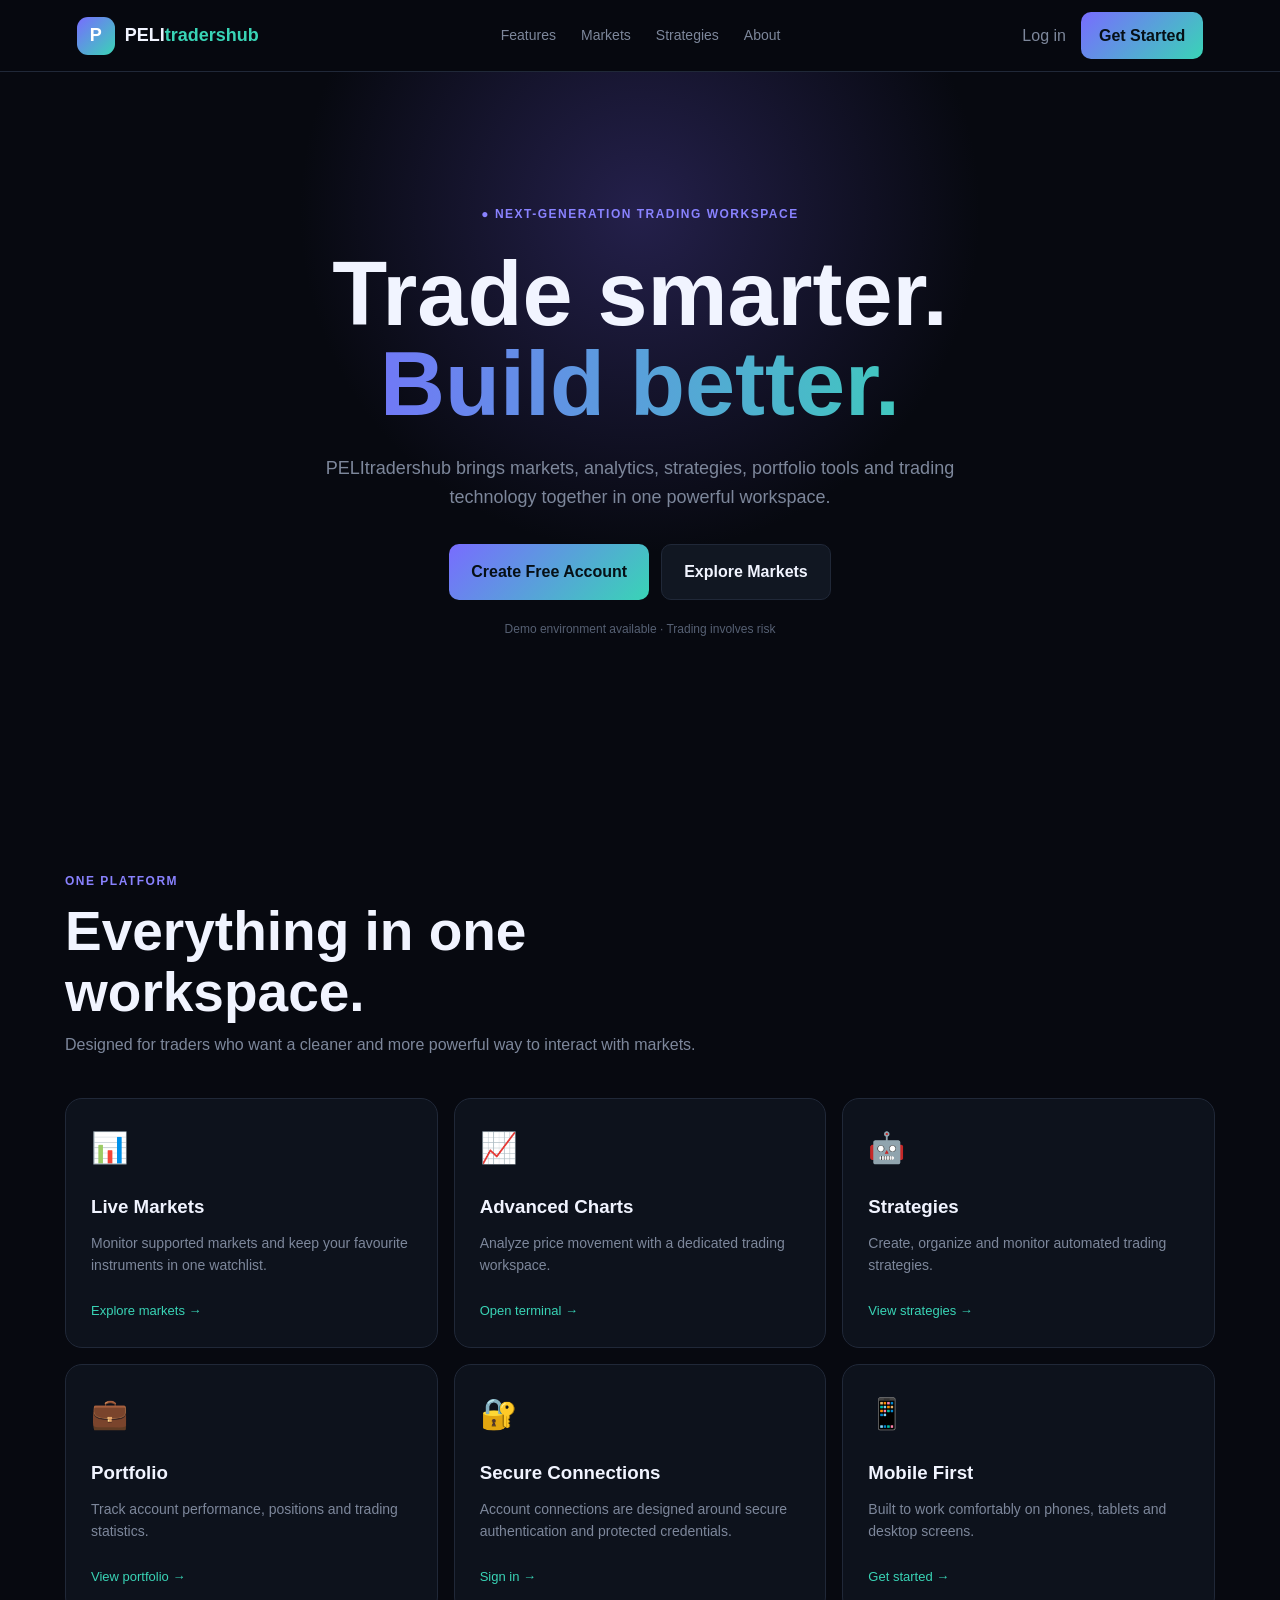
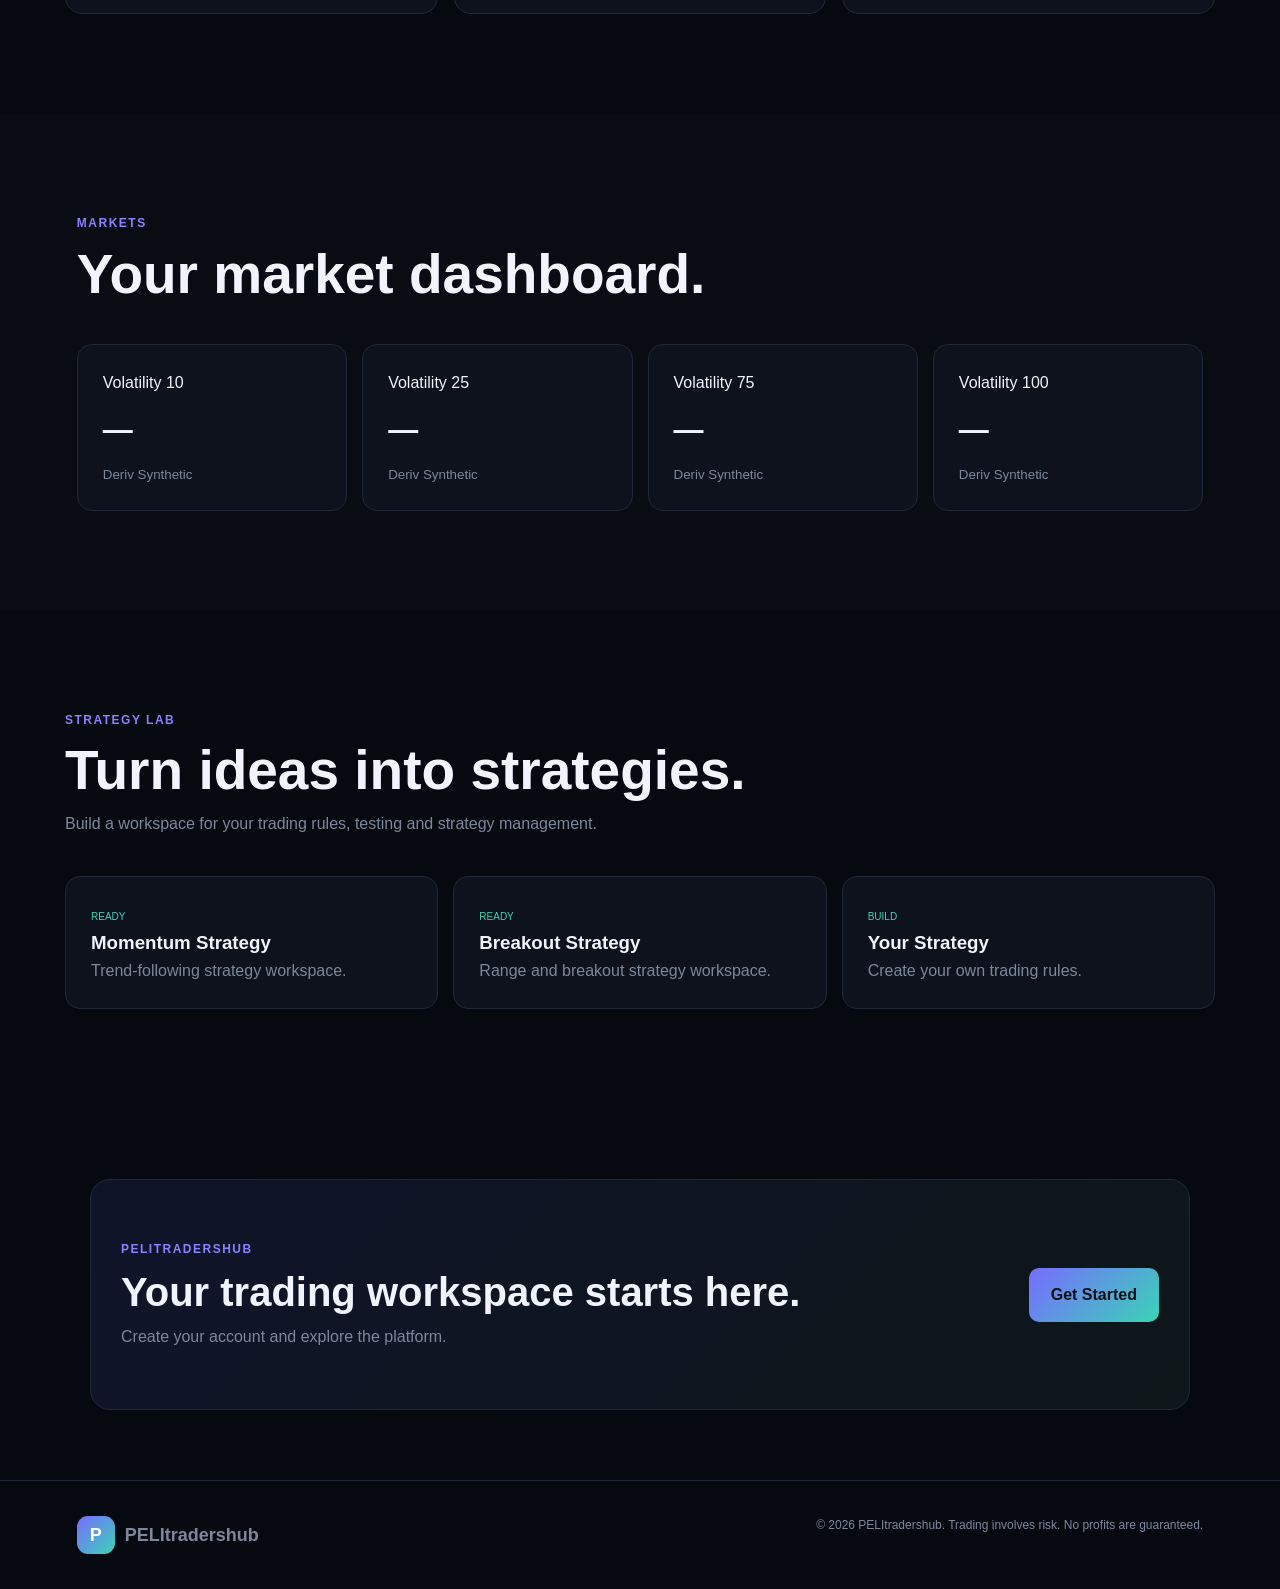
<file: index.html>
<!DOCTYPE html>
<html lang="en">
<head>
  <meta charset="UTF-8">
  <meta name="viewport" content="width=device-width, initial-scale=1.0">

  <title>PELItradershub | Smart Trading Platform</title>

  <meta
    name="description"
    content="PELItradershub is a modern trading platform for markets, analytics, strategies and portfolio management."
  >

  <meta name="robots" content="index, follow">

  <link rel="stylesheet" href="styles.css">
</head>

<body>

<header class="navbar">

  <a href="index.html" class="brand">
    <span class="brand-icon">P</span>
    <span>PELI<span>tradershub</span></span>
  </a>

  <nav>
    <a href="#features">Features</a>
    <a href="#markets">Markets</a>
    <a href="#strategies">Strategies</a>
    <a href="#about">About</a>
  </nav>

  <div class="nav-actions">
    <a href="login.html" class="login-link">Log in</a>
    <a href="register.html" class="button primary">Get Started</a>
  </div>

</header>


<main>

<section class="hero">

  <div class="hero-content">

    <div class="badge">
      ● NEXT-GENERATION TRADING WORKSPACE
    </div>

    <h1>
      Trade smarter.
      <span>Build better.</span>
    </h1>

    <p>
      PELItradershub brings markets, analytics, strategies,
      portfolio tools and trading technology together in one
      powerful workspace.
    </p>

    <div class="hero-actions">

      <a href="register.html" class="button primary large">
        Create Free Account
      </a>

      <a href="markets.html" class="button secondary large">
        Explore Markets
      </a>

    </div>

    <div class="hero-note">
      Demo environment available · Trading involves risk
    </div>

  </div>

</section>


<section id="features" class="section">

  <div class="section-heading">

    <div class="eyebrow">
      ONE PLATFORM
    </div>

    <h2>
      Everything in one workspace.
    </h2>

    <p>
      Designed for traders who want a cleaner and more powerful
      way to interact with markets.
    </p>

  </div>


  <div class="feature-grid">

    <article class="feature-card">

      <div class="feature-icon">📊</div>

      <h3>Live Markets</h3>

      <p>
        Monitor supported markets and keep your favourite
        instruments in one watchlist.
      </p>

      <a href="markets.html">Explore markets →</a>

    </article>


    <article class="feature-card">

      <div class="feature-icon">📈</div>

      <h3>Advanced Charts</h3>

      <p>
        Analyze price movement with a dedicated trading
        workspace.
      </p>

      <a href="trade.html">Open terminal →</a>

    </article>


    <article class="feature-card">

      <div class="feature-icon">🤖</div>

      <h3>Strategies</h3>

      <p>
        Create, organize and monitor automated trading
        strategies.
      </p>

      <a href="strategies.html">View strategies →</a>

    </article>


    <article class="feature-card">

      <div class="feature-icon">💼</div>

      <h3>Portfolio</h3>

      <p>
        Track account performance, positions and trading
        statistics.
      </p>

      <a href="portfolio.html">View portfolio →</a>

    </article>


    <article class="feature-card">

      <div class="feature-icon">🔐</div>

      <h3>Secure Connections</h3>

      <p>
        Account connections are designed around secure
        authentication and protected credentials.
      </p>

      <a href="login.html">Sign in →</a>

    </article>


    <article class="feature-card">

      <div class="feature-icon">📱</div>

      <h3>Mobile First</h3>

      <p>
        Built to work comfortably on phones, tablets and
        desktop screens.
      </p>

      <a href="register.html">Get started →</a>

    </article>

  </div>

</section>


<section id="markets" class="market-section">

  <div class="section-heading">

    <div class="eyebrow">
      MARKETS
    </div>

    <h2>
      Your market dashboard.
    </h2>

  </div>


  <div class="market-grid">

    <div class="market-card">

      <span>Volatility 10</span>
      <strong>—</strong>
      <small>Deriv Synthetic</small>

    </div>


    <div class="market-card">

      <span>Volatility 25</span>
      <strong>—</strong>
      <small>Deriv Synthetic</small>

    </div>


    <div class="market-card">

      <span>Volatility 75</span>
      <strong>—</strong>
      <small>Deriv Synthetic</small>

    </div>


    <div class="market-card">

      <span>Volatility 100</span>
      <strong>—</strong>
      <small>Deriv Synthetic</small>

    </div>

  </div>

</section>


<section id="strategies" class="section">

  <div class="section-heading">

    <div class="eyebrow">
      STRATEGY LAB
    </div>

    <h2>
      Turn ideas into strategies.
    </h2>

    <p>
      Build a workspace for your trading rules, testing and
      strategy management.
    </p>

  </div>


  <div class="strategy-preview">

    <div>
      <span class="strategy-status">READY</span>
      <h3>Momentum Strategy</h3>
      <p>
        Trend-following strategy workspace.
      </p>
    </div>

    <div>
      <span class="strategy-status">READY</span>
      <h3>Breakout Strategy</h3>
      <p>
        Range and breakout strategy workspace.
      </p>
    </div>

    <div>
      <span class="strategy-status">BUILD</span>
      <h3>Your Strategy</h3>
      <p>
        Create your own trading rules.
      </p>
    </div>

  </div>

</section>


<section id="about" class="cta">

  <div>

    <div class="eyebrow">
      PELITRADERSHUB
    </div>

    <h2>
      Your trading workspace starts here.
    </h2>

    <p>
      Create your account and explore the platform.
    </p>

  </div>

  <a href="register.html" class="button primary large">
    Get Started
  </a>

</section>

</main>


<footer>

  <div class="brand">
    <span class="brand-icon">P</span>
    PELItradershub
  </div>

  <p>
    © 2026 PELItradershub. Trading involves risk.
    No profits are guaranteed.
  </p>

</footer>


<script src="app.js"></script>

</body>
</html>
</file>
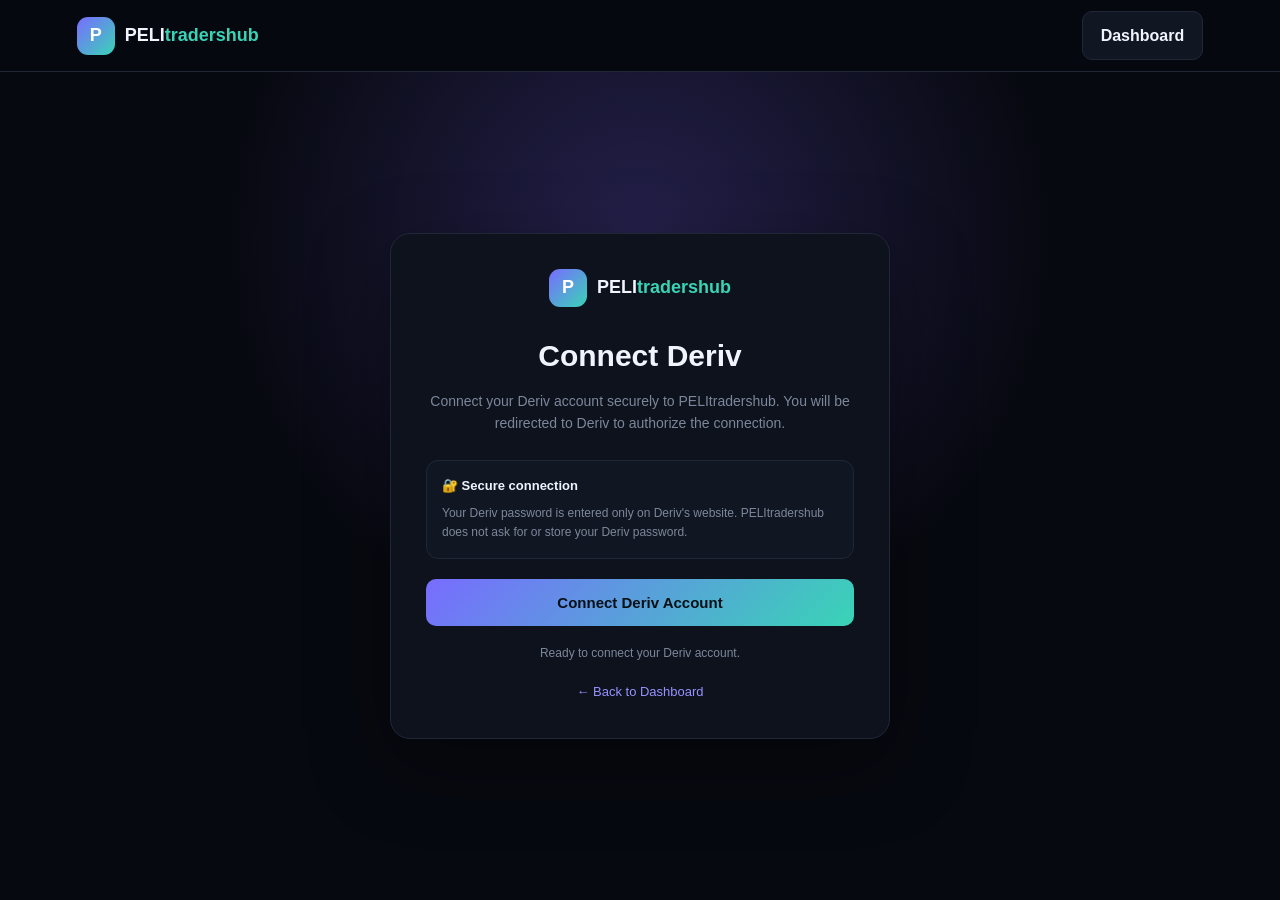
<file: deriv-connect.html>
<!DOCTYPE html>
<html lang="en">
<head>
  <meta charset="UTF-8">
  <meta
    name="viewport"
    content="width=device-width, initial-scale=1.0"
  >

  <title>Connect Deriv | PELItradershub</title>

  <meta
    name="description"
    content="Securely connect your Deriv trading account to PELItradershub."
  >

  <link rel="stylesheet" href="styles.css">

  <style>
    .connect-page {
      min-height: calc(100vh - 72px);
      display: grid;
      place-items: center;
      padding: 40px 20px;
      background:
        radial-gradient(
          circle at 50% 20%,
          #24204b 0,
          transparent 45%
        );
    }

    .connect-card {
      width: 100%;
      max-width: 500px;
      background: #0d121c;
      border: 1px solid #202838;
      border-radius: 20px;
      padding: 35px;
      text-align: center;
      box-shadow: 0 25px 80px rgba(0, 0, 0, .35);
    }

    .connect-logo {
      margin-bottom: 25px;
    }

    .connect-logo .brand {
      justify-content: center;
    }

    .connect-card h1 {
      font-size: 30px;
      margin-bottom: 10px;
    }

    .connect-description {
      color: #7d879b;
      line-height: 1.6;
      font-size: 14px;
      margin-bottom: 25px;
    }

    .connect-info {
      text-align: left;
      background: #101722;
      border: 1px solid #202838;
      border-radius: 12px;
      padding: 15px;
      margin-bottom: 20px;
    }

    .connect-info strong {
      display: block;
      margin-bottom: 8px;
      font-size: 13px;
    }

    .connect-info p {
      color: #7d879b;
      font-size: 12px;
      line-height: 1.6;
      margin: 0;
    }

    .deriv-button {
      width: 100%;
      padding: 15px;
      border: 0;
      border-radius: 10px;
      background: linear-gradient(
        135deg,
        #786cff,
        #39d4b6
      );
      color: #061016;
      font-weight: 900;
      cursor: pointer;
      font-size: 15px;
    }

    .deriv-button:hover {
      opacity: .9;
    }

    .deriv-button:disabled {
      opacity: .6;
      cursor: wait;
    }

    .status {
      margin-top: 18px;
      color: #7d879b;
      font-size: 12px;
      line-height: 1.5;
      min-height: 18px;
    }

    .back-link {
      display: inline-block;
      margin-top: 20px;
      color: #9a91ff;
      font-size: 13px;
      text-decoration: none;
    }

    .back-link:hover {
      text-decoration: underline;
    }

    @media (max-width: 500px) {
      .connect-card {
        padding: 25px 20px;
      }

      .connect-card h1 {
        font-size: 26px;
      }
    }
  </style>
</head>

<body>

<header class="navbar">

  <a href="index.html" class="brand">

    <span class="brand-icon">P</span>

    <span>
      PELI<span>tradershub</span>
    </span>

  </a>

  <div class="nav-actions">

    <a
      href="dashboard.html"
      class="button secondary"
    >
      Dashboard
    </a>

  </div>

</header>


<main class="connect-page">

  <section class="connect-card">

    <div class="connect-logo">

      <a href="index.html" class="brand">

        <span class="brand-icon">P</span>

        <span>
          PELI<span>tradershub</span>
        </span>

      </a>

    </div>


    <h1>
      Connect Deriv
    </h1>


    <p class="connect-description">
      Connect your Deriv account securely to
      PELItradershub. You will be redirected to
      Deriv to authorize the connection.
    </p>


    <div class="connect-info">

      <strong>
        🔐 Secure connection
      </strong>

      <p>
        Your Deriv password is entered only on
        Deriv's website. PELItradershub does not
        ask for or store your Deriv password.
      </p>

    </div>


    <button
      type="button"
      id="connectDeriv"
      class="deriv-button"
    >
      Connect Deriv Account
    </button>


    <div
      id="status"
      class="status"
      aria-live="polite"
    >
      Ready to connect your Deriv account.
    </div>


    <a
      href="dashboard.html"
      class="back-link"
    >
      ← Back to Dashboard
    </a>

  </section>

</main>


<script>

  const connectButton =
    document.getElementById("connectDeriv");

  const status =
    document.getElementById("status");


  connectButton.addEventListener(
    "click",
    function () {

      connectButton.disabled = true;

      connectButton.textContent =
        "Connecting to Deriv...";

      status.textContent =
        "Opening secure Deriv authorization...";


      /*
       * The backend creates the PKCE verifier,
       * PKCE challenge and OAuth state.
       *
       * It then redirects the user to Deriv.
       *
       * Do NOT generate or store the Deriv
       * authorization code or access token here.
       */

      window.location.href =
        "/api/deriv/start";

    }
  );

</script>

</body>
</html>
</file>
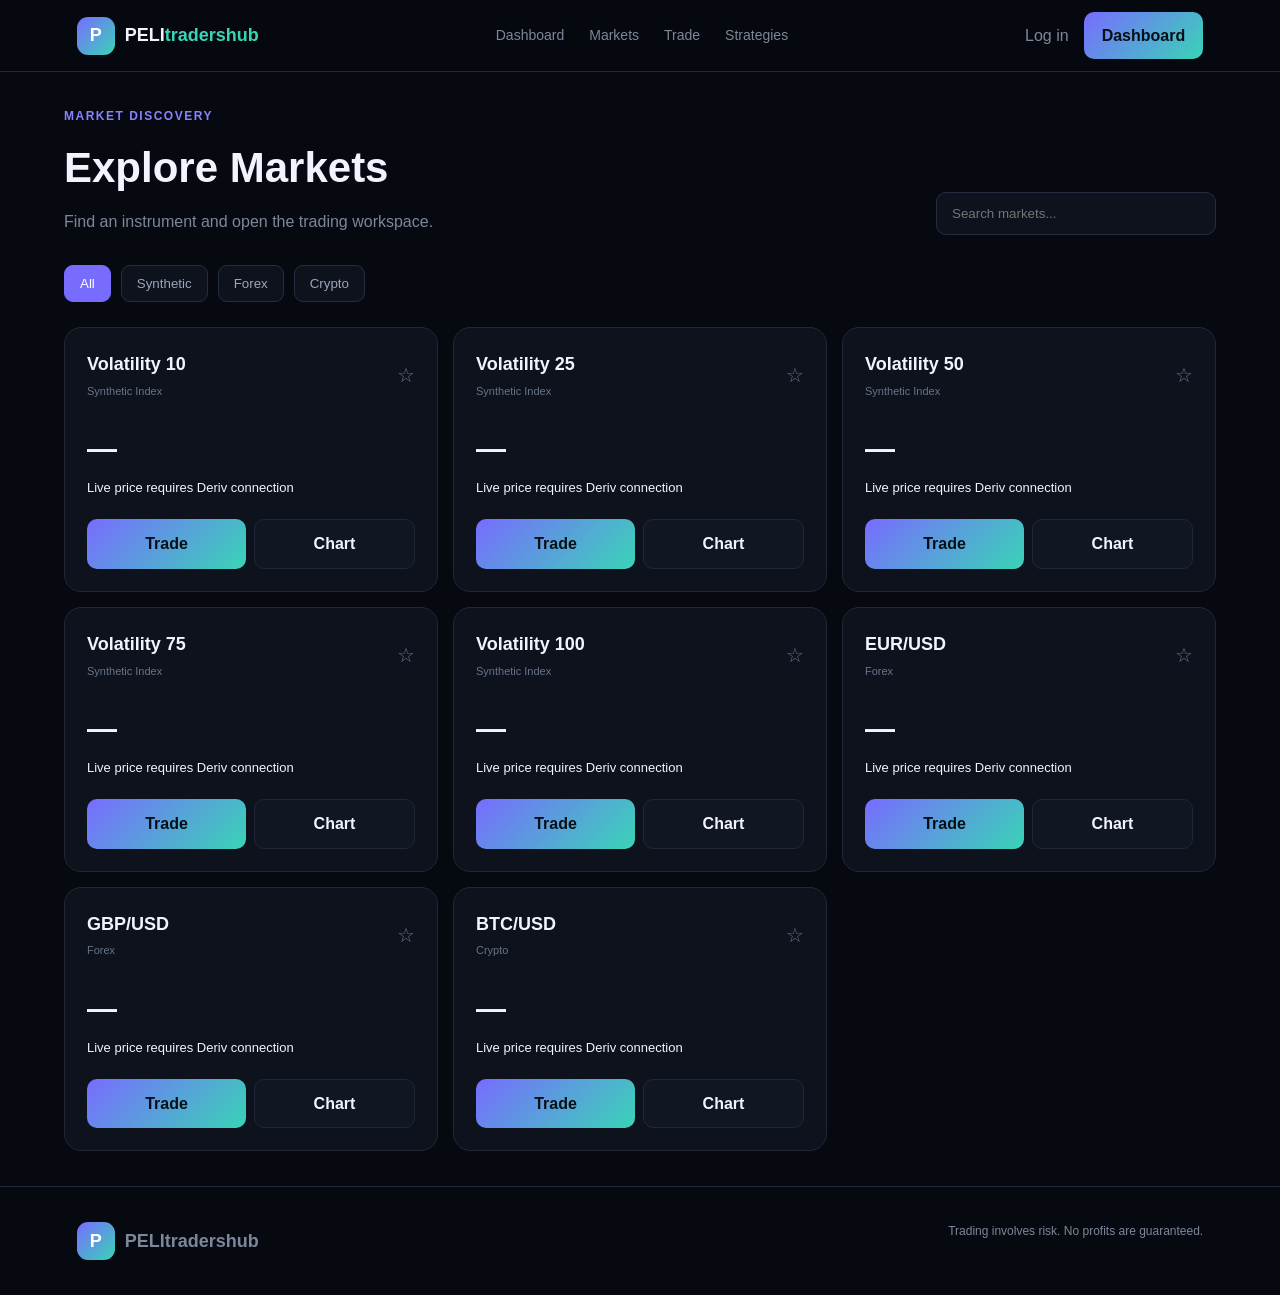
<file: markets.html>
<!DOCTYPE html>
<html lang="en">
<head>
<meta charset="UTF-8">
<meta name="viewport" content="width=device-width, initial-scale=1.0">

<title>Markets | PELItradershub</title>

<meta name="description" content="Explore markets and trading instruments on PELItradershub.">

<link rel="stylesheet" href="styles.css">

<style>

.markets-page{
max-width:1400px;
margin:auto;
padding:35px 5%;
}

.market-header{
display:flex;
justify-content:space-between;
align-items:end;
gap:20px;
margin-bottom:30px;
}

.market-header h1{
font-size:42px;
margin:8px 0;
}

.market-header p{
color:#7d879b;
}

.search-box{
width:280px;
padding:13px 15px;
border-radius:10px;
border:1px solid #252e40;
background:#0d121c;
color:white;
outline:none;
}

.search-box:focus{
border-color:#786cff;
}

.filters{
display:flex;
gap:10px;
flex-wrap:wrap;
margin-bottom:25px;
}

.filter{
padding:10px 15px;
border-radius:9px;
border:1px solid #252e40;
background:#0d121c;
color:#9ba5b8;
cursor:pointer;
}

.filter.active,
.filter:hover{
background:#786cff;
color:white;
border-color:#786cff;
}

.market-list{
display:grid;
grid-template-columns:repeat(3,1fr);
gap:15px;
}

.instrument{
background:#0d121c;
border:1px solid #202838;
border-radius:17px;
padding:22px;
transition:.2s;
}

.instrument:hover{
transform:translateY(-3px);
border-color:#786cff;
}

.instrument-top{
display:flex;
justify-content:space-between;
align-items:center;
}

.instrument-name{
font-weight:800;
font-size:18px;
}

.instrument-type{
display:block;
font-size:11px;
color:#68748a;
margin-top:4px;
}

.star{
background:none;
border:0;
color:#657086;
font-size:20px;
}

.star.active{
color:#f6cf58;
}

.price{
font-size:30px;
font-weight:800;
margin:25px 0 5px;
}

.change{
font-size:13px;
}

.instrument-footer{
display:flex;
gap:8px;
margin-top:20px;
}

.instrument-footer a{
flex:1;
text-align:center;
}

.no-results{
display:none;
padding:40px;
text-align:center;
color:#7d879b;
grid-column:1/-1;
}

@media(max-width:900px){

.market-list{
grid-template-columns:repeat(2,1fr);
}

}

@media(max-width:600px){

.markets-page{
padding:20px 15px 40px;
}

.market-header{
display:block;
}

.market-header h1{
font-size:32px;
}

.search-box{
width:100%;
margin-top:20px;
}

.market-list{
grid-template-columns:1fr;
}

}

</style>
</head>

<body>

<header class="navbar">

<a href="index.html" class="brand">

<span class="brand-icon">P</span>

<span>
PELI<span>tradershub</span>
</span>

</a>

<nav>

<a href="dashboard.html">Dashboard</a>
<a href="markets.html">Markets</a>
<a href="trade.html">Trade</a>
<a href="strategies.html">Strategies</a>

</nav>

<div class="nav-actions">

<a href="login.html" class="login-link">
Log in
</a>

<a href="dashboard.html" class="button primary">
Dashboard
</a>

</div>

</header>


<main class="markets-page">


<div class="market-header">

<div>

<div class="eyebrow">
MARKET DISCOVERY
</div>

<h1>
Explore Markets
</h1>

<p>
Find an instrument and open the trading workspace.
</p>

</div>


<input
id="search"
class="search-box"
type="search"
placeholder="Search markets..."
>

</div>


<div class="filters">

<button class="filter active" data-filter="all">
All
</button>

<button class="filter" data-filter="synthetic">
Synthetic
</button>

<button class="filter" data-filter="forex">
Forex
</button>

<button class="filter" data-filter="crypto">
Crypto
</button>

</div>


<div class="market-list" id="marketList">


<!-- VOLATILITY 10 -->

<article
class="instrument"
data-name="Volatility 10"
data-type="synthetic"
>

<div class="instrument-top">

<div>

<div class="instrument-name">
Volatility 10
</div>

<span class="instrument-type">
Synthetic Index
</span>

</div>

<button class="star"
onclick="toggleStar(this)">
☆</button>

</div>

<div class="price">
—
</div>

<div class="change positive">
Live price requires Deriv connection
</div>

<div class="instrument-footer">

<a
href="trade.html?symbol=R_10"
class="button primary"
>
Trade
</a>

<a
href="trade.html?symbol=R_10"
class="button secondary"
>
Chart
</a>

</div>

</article>


<!-- VOLATILITY 25 -->

<article
class="instrument"
data-name="Volatility 25"
data-type="synthetic"
>

<div class="instrument-top">

<div>

<div class="instrument-name">
Volatility 25
</div>

<span class="instrument-type">
Synthetic Index
</span>

</div>

<button class="star"
onclick="toggleStar(this)">
☆</button>

</div>

<div class="price">
—
</div>

<div class="change positive">
Live price requires Deriv connection
</div>

<div class="instrument-footer">

<a
href="trade.html?symbol=R_25"
class="button primary"
>
Trade
</a>

<a
href="trade.html?symbol=R_25"
class="button secondary"
>
Chart
</a>

</div>

</article>


<!-- VOLATILITY 50 -->

<article
class="instrument"
data-name="Volatility 50"
data-type="synthetic"
>

<div class="instrument-top">

<div>

<div class="instrument-name">
Volatility 50
</div>

<span class="instrument-type">
Synthetic Index
</span>

</div>

<button class="star"
onclick="toggleStar(this)">
☆</button>

</div>

<div class="price">
—
</div>

<div class="change positive">
Live price requires Deriv connection
</div>

<div class="instrument-footer">

<a
href="trade.html?symbol=R_50"
class="button primary"
>
Trade
</a>

<a
href="trade.html?symbol=R_50"
class="button secondary"
>
Chart
</a>

</div>

</article>


<!-- VOLATILITY 75 -->

<article
class="instrument"
data-name="Volatility 75"
data-type="synthetic"
>

<div class="instrument-top">

<div>

<div class="instrument-name">
Volatility 75
</div>

<span class="instrument-type">
Synthetic Index
</span>

</div>

<button class="star"
onclick="toggleStar(this)">
☆</button>

</div>

<div class="price">
—
</div>

<div class="change positive">
Live price requires Deriv connection
</div>

<div class="instrument-footer">

<a
href="trade.html?symbol=R_75"
class="button primary"
>
Trade
</a>

<a
href="trade.html?symbol=R_75"
class="button secondary"
>
Chart
</a>

</div>

</article>


<!-- VOLATILITY 100 -->

<article
class="instrument"
data-name="Volatility 100"
data-type="synthetic"
>

<div class="instrument-top">

<div>

<div class="instrument-name">
Volatility 100
</div>

<span class="instrument-type">
Synthetic Index
</span>

</div>

<button class="star"
onclick="toggleStar(this)">
☆
</button>

</div>

<div class="price">
—
</div>

<div class="change negative">
Live price requires Deriv connection
</div>

<div class="instrument-footer">

<a
href="trade.html?symbol=R_100"
class="button primary"
>
Trade
</a>

<a
href="trade.html?symbol=R_100"
class="button secondary"
>
Chart
</a>

</div>

</article>


<!-- EUR USD -->

<article
class="instrument"
data-name="EUR USD"
data-type="forex"
>

<div class="instrument-top">

<div>

<div class="instrument-name">
EUR/USD
</div>

<span class="instrument-type">
Forex
</span>

</div>

<button class="star"
onclick="toggleStar(this)">
☆
</button>

</div>

<div class="price">
—
</div>

<div class="change positive">
Live price requires Deriv connection
</div>

<div class="instrument-footer">

<a
href="trade.html?symbol=frxEURUSD"
class="button primary"
>
Trade
</a>

<a
href="trade.html?symbol=frxEURUSD"
class="button secondary"
>
Chart
</a>

</div>

</article>


<!-- GBP USD -->

<article
class="instrument"
data-name="GBP USD"
data-type="forex"
>

<div class="instrument-top">

<div>

<div class="instrument-name">
GBP/USD
</div>

<span class="instrument-type">
Forex
</span>

</div>

<button class="star"
onclick="toggleStar(this)">
☆
</button>

</div>

<div class="price">
—
</div>

<div class="change positive">
Live price requires Deriv connection
</div>

<div class="instrument-footer">

<a
href="trade.html?symbol=frxGBPUSD"
class="button primary"
>
Trade
</a>

<a
href="trade.html?symbol=frxGBPUSD"
class="button secondary"
>
Chart
</a>

</div>

</article>


<!-- BTC USD -->

<article
class="instrument"
data-name="Bitcoin BTC USD"
data-type="crypto"
>

<div class="instrument-top">

<div>

<div class="instrument-name">
BTC/USD
</div>

<span class="instrument-type">
Crypto
</span>

</div>

<button class="star"
onclick="toggleStar(this)">
☆
</button>

</div>

<div class="price">
—
</div>

<div class="change positive">
Live price requires Deriv connection
</div>

<div class="instrument-footer">

<a
href="trade.html?symbol=cryBTCUSD"
class="button primary"
>
Trade
</a>

<a
href="trade.html?symbol=cryBTCUSD"
class="button secondary"
>
Chart
</a>

</div>

</article>


<div
id="noResults"
class="no-results"
>
No markets found.
</div>


</div>

</main>


<footer>

<div class="brand">

<span class="brand-icon">P</span>

PELItradershub

</div>

<p>
Trading involves risk. No profits are guaranteed.
</p>

</footer>


<script>

const search =
document.getElementById("search");

const cards =
document.querySelectorAll(".instrument");

const filters =
document.querySelectorAll(".filter");

const noResults =
document.getElementById("noResults");


function filterMarkets(){

const query =
search.value.toLowerCase();

const active =
document
.querySelector(".filter.active")
.dataset.filter;

let visible = 0;


cards.forEach(card => {

const name =
card.dataset.name.toLowerCase();

const type =
card.dataset.type;

const matchesSearch =
name.includes(query);

const matchesType =
active === "all" ||
type === active;

if(matchesSearch && matchesType){

card.style.display = "block";
visible++;

}else{

card.style.display = "none";

}

});


noResults.style.display =
visible === 0 ? "block" : "none";

}


search.addEventListener(
"input",
filterMarkets
);


filters.forEach(button => {

button.addEventListener("click",() => {

filters.forEach(
b => b.classList.remove("active")
);

button.classList.add("active");

filterMarkets();

});

});


function toggleStar(button){

button.classList.toggle("active");

button.textContent =
button.classList.contains("active")
? "★"
: "☆";

}

</script>

</body>
</html>
</file>
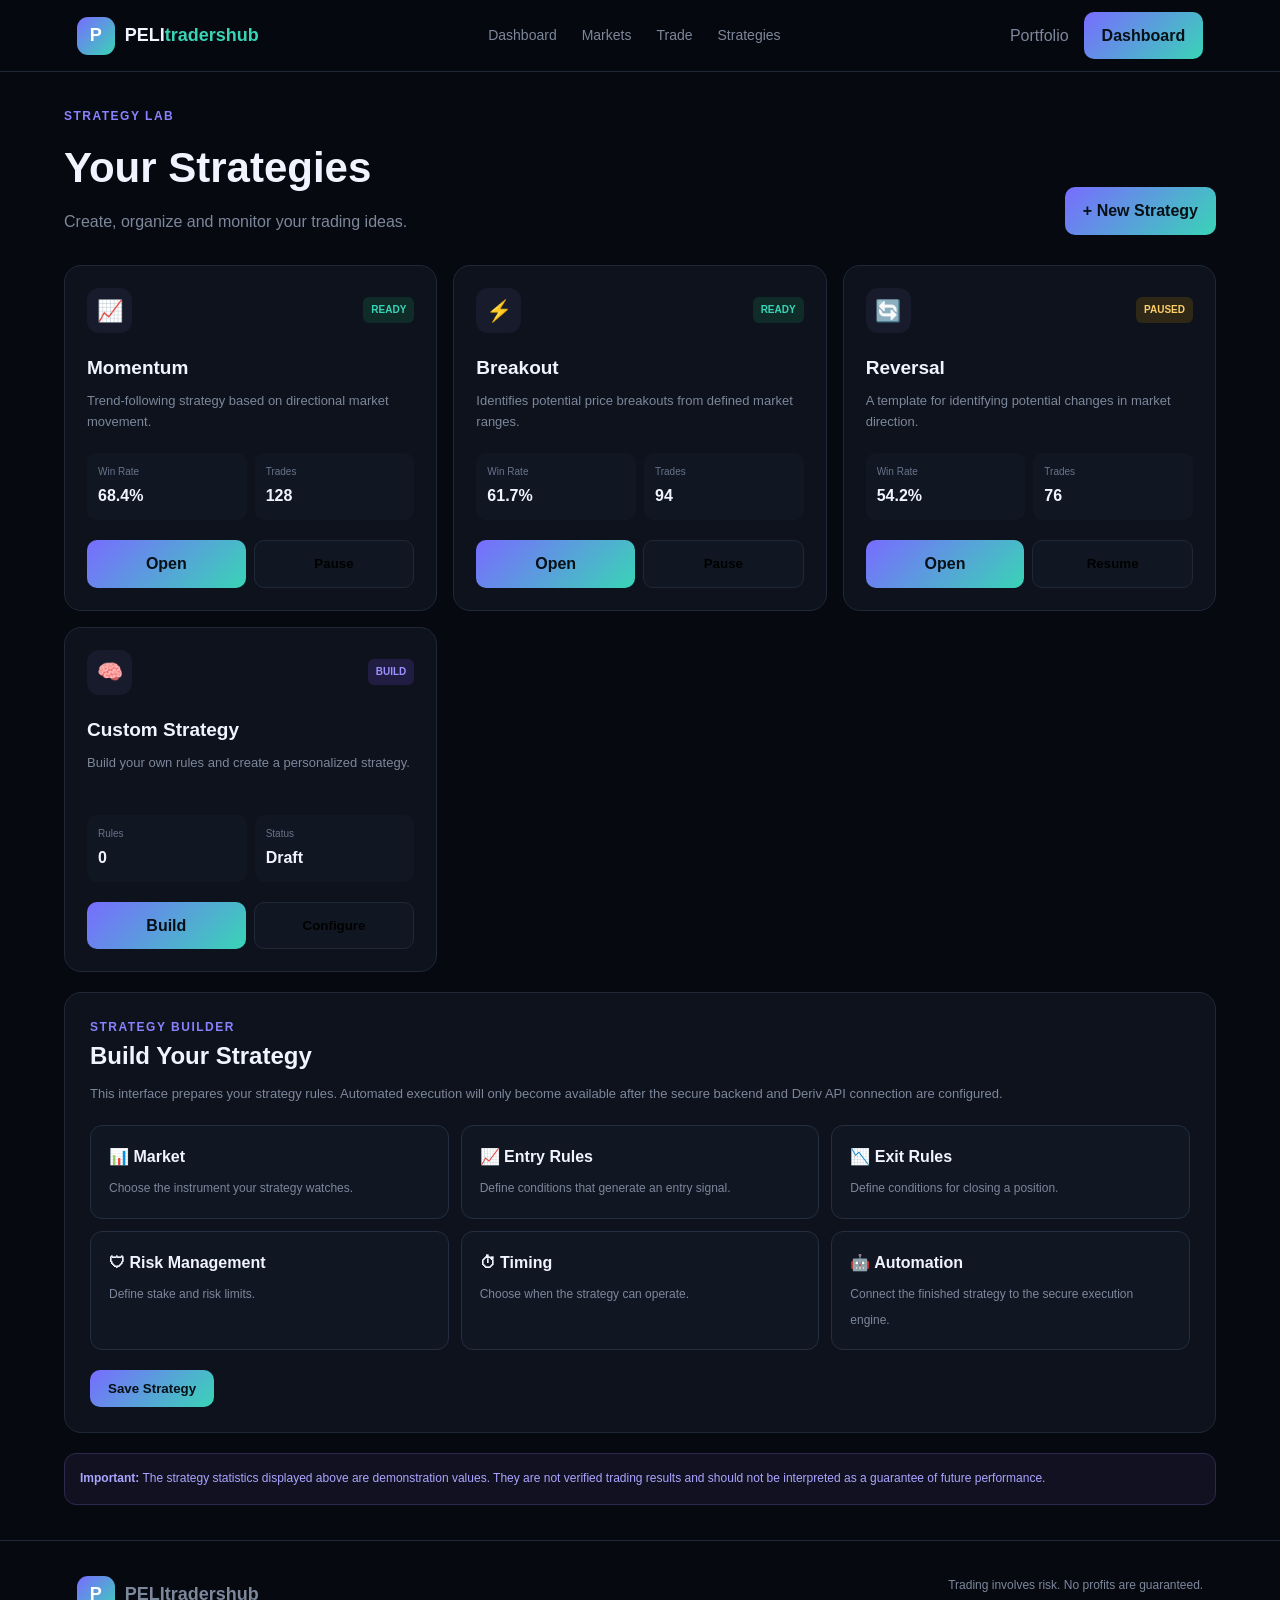
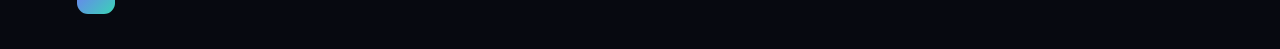
<file: strategies.html>
<!DOCTYPE html>
<html lang="en">
<head>
<meta charset="UTF-8">
<meta name="viewport" content="width=device-width, initial-scale=1.0">

<title>Strategies | PELItradershub</title>

<meta name="description" content="Create and manage trading strategies with PELItradershub.">

<link rel="stylesheet" href="styles.css">

<style>

.strategies-page{
max-width:1400px;
margin:auto;
padding:35px 5%;
}

.strategy-header{
display:flex;
justify-content:space-between;
align-items:end;
gap:20px;
margin-bottom:30px;
}

.strategy-header h1{
font-size:42px;
margin:8px 0;
}

.strategy-header p{
color:#7d879b;
}

.strategy-grid{
display:grid;
grid-template-columns:repeat(3,1fr);
gap:16px;
}

.strategy-card{
background:#0d121c;
border:1px solid #202838;
border-radius:17px;
padding:22px;
}

.strategy-card:hover{
border-color:#786cff;
}

.strategy-top{
display:flex;
justify-content:space-between;
align-items:center;
}

.strategy-icon{
width:45px;
height:45px;
display:grid;
place-items:center;
border-radius:12px;
background:#171b2b;
font-size:21px;
}

.status{
font-size:10px;
font-weight:800;
padding:5px 8px;
border-radius:6px;
}

.status.ready{
color:#39d4b6;
background:#102c28;
}

.status.paused{
color:#ffcf6b;
background:#302817;
}

.status.new{
color:#9a91ff;
background:#211d42;
}

.strategy-card h2{
font-size:19px;
margin:20px 0 8px;
}

.strategy-card p{
font-size:13px;
color:#7d879b;
min-height:42px;
}

.strategy-stats{
display:grid;
grid-template-columns:1fr 1fr;
gap:8px;
margin:20px 0;
}

.strategy-stat{
background:#101622;
padding:11px;
border-radius:9px;
}

.strategy-stat small{
display:block;
color:#68748a;
font-size:10px;
}

.strategy-stat strong{
display:block;
margin-top:3px;
}

.strategy-actions{
display:flex;
gap:8px;
}

.strategy-actions a,
.strategy-actions button{
flex:1;
text-align:center;
}

.builder{
margin-top:20px;
background:#0d121c;
border:1px solid #202838;
border-radius:17px;
padding:25px;
}

.builder h2{
margin-bottom:8px;
}

.builder p{
color:#7d879b;
font-size:13px;
}

.builder-grid{
display:grid;
grid-template-columns:repeat(3,1fr);
gap:12px;
margin-top:20px;
}

.builder-item{
padding:18px;
border:1px solid #252e40;
background:#101622;
border-radius:12px;
}

.builder-item strong{
display:block;
margin-bottom:5px;
}

.builder-item span{
font-size:12px;
color:#7d879b;
}

@media(max-width:900px){

.strategy-grid{
grid-template-columns:repeat(2,1fr);
}

.builder-grid{
grid-template-columns:1fr 1fr;
}

}

@media(max-width:600px){

.strategies-page{
padding:20px 15px 40px;
}

.strategy-header{
display:block;
}

.strategy-header h1{
font-size:32px;
}

.strategy-grid,
.builder-grid{
grid-template-columns:1fr;
}

}

</style>
</head>

<body>

<header class="navbar">

<a href="index.html" class="brand">

<span class="brand-icon">P</span>

<span>
PELI<span>tradershub</span>
</span>

</a>

<nav>

<a href="dashboard.html">Dashboard</a>
<a href="markets.html">Markets</a>
<a href="trade.html">Trade</a>
<a href="strategies.html">Strategies</a>

</nav>

<div class="nav-actions">

<a href="portfolio.html" class="login-link">
Portfolio
</a>

<a href="dashboard.html" class="button primary">
Dashboard
</a>

</div>

</header>


<main class="strategies-page">


<div class="strategy-header">

<div>

<div class="eyebrow">
STRATEGY LAB
</div>

<h1>
Your Strategies
</h1>

<p>
Create, organize and monitor your trading ideas.
</p>

</div>

<a
href="#builder"
class="button primary"
>
+ New Strategy
</a>

</div>


<div class="strategy-grid">


<!-- MOMENTUM -->

<article class="strategy-card">

<div class="strategy-top">

<div class="strategy-icon">
📈
</div>

<span class="status ready">
READY
</span>

</div>

<h2>
Momentum
</h2>

<p>
Trend-following strategy based on directional market movement.
</p>

<div class="strategy-stats">

<div class="strategy-stat">

<small>
Win Rate
</small>

<strong class="positive">
68.4%
</strong>

</div>

<div class="strategy-stat">

<small>
Trades
</small>

<strong>
128
</strong>

</div>

</div>

<div class="strategy-actions">

<a
href="trade.html"
class="button primary"
>
Open
</a>

<button
class="button secondary"
onclick="toggleStrategy(this)"
>
Pause
</button>

</div>

</article>


<!-- BREAKOUT -->

<article class="strategy-card">

<div class="strategy-top">

<div class="strategy-icon">
⚡
</div>

<span class="status ready">
READY
</span>

</div>

<h2>
Breakout
</h2>

<p>
Identifies potential price breakouts from defined market ranges.
</p>

<div class="strategy-stats">

<div class="strategy-stat">

<small>
Win Rate
</small>

<strong class="positive">
61.7%
</strong>

</div>

<div class="strategy-stat">

<small>
Trades
</small>

<strong>
94
</strong>

</div>

</div>

<div class="strategy-actions">

<a
href="trade.html"
class="button primary"
>
Open
</a>

<button
class="button secondary"
onclick="toggleStrategy(this)"
>
Pause
</button>

</div>

</article>


<!-- REVERSAL -->

<article class="strategy-card">

<div class="strategy-top">

<div class="strategy-icon">
🔄
</div>

<span class="status paused">
PAUSED
</span>

</div>

<h2>
Reversal
</h2>

<p>
A template for identifying potential changes in market direction.
</p>

<div class="strategy-stats">

<div class="strategy-stat">

<small>
Win Rate
</small>

<strong>
54.2%
</strong>

</div>

<div class="strategy-stat">

<small>
Trades
</small>

<strong>
76
</strong>

</div>

</div>

<div class="strategy-actions">

<a
href="trade.html"
class="button primary"
>
Open
</a>

<button
class="button secondary"
onclick="toggleStrategy(this)"
>
Resume
</button>

</div>

</article>


<!-- CUSTOM -->

<article class="strategy-card">

<div class="strategy-top">

<div class="strategy-icon">
🧠
</div>

<span class="status new">
BUILD
</span>

</div>

<h2>
Custom Strategy
</h2>

<p>
Build your own rules and create a personalized strategy.
</p>

<div class="strategy-stats">

<div class="strategy-stat">

<small>
Rules
</small>

<strong>
0
</strong>

</div>

<div class="strategy-stat">

<small>
Status
</small>

<strong>
Draft
</strong>

</div>

</div>

<div class="strategy-actions">

<a
href="#builder"
class="button primary"
>
Build
</a>

<button
class="button secondary"
onclick="alert('Create your rules below.')"
>
Configure
</button>

</div>

</article>


</div>


<!-- BUILDER -->

<section
id="builder"
class="builder"
>

<div class="eyebrow">
STRATEGY BUILDER
</div>

<h2>
Build Your Strategy
</h2>

<p>
This interface prepares your strategy rules. Automated execution
will only become available after the secure backend and Deriv API
connection are configured.
</p>


<div class="builder-grid">


<div class="builder-item">

<strong>
📊 Market
</strong>

<span>
Choose the instrument your strategy watches.
</span>

</div>


<div class="builder-item">

<strong>
📈 Entry Rules
</strong>

<span>
Define conditions that generate an entry signal.
</span>

</div>


<div class="builder-item">

<strong>
📉 Exit Rules
</strong>

<span>
Define conditions for closing a position.
</span>

</div>


<div class="builder-item">

<strong>
🛡 Risk Management
</strong>

<span>
Define stake and risk limits.
</span>

</div>


<div class="builder-item">

<strong>
⏱ Timing
</strong>

<span>
Choose when the strategy can operate.
</span>

</div>


<div class="builder-item">

<strong>
🤖 Automation
</strong>

<span>
Connect the finished strategy to the secure execution engine.
</span>

</div>


</div>


<div style="margin-top:20px">

<button
class="button primary"
onclick="saveStrategy()"
>
Save Strategy
</button>

</div>

</section>


<div style="
margin-top:20px;
padding:15px;
border-radius:12px;
background:#121122;
border:1px solid #30294e;
color:#aaa5ff;
font-size:12px;
">

<strong>Important:</strong>
The strategy statistics displayed above are demonstration values.
They are not verified trading results and should not be interpreted
as a guarantee of future performance.

</div>


</main>


<footer>

<div class="brand">

<span class="brand-icon">P</span>

PELItradershub

</div>

<p>
Trading involves risk. No profits are guaranteed.
</p>

</footer>


<script>

function toggleStrategy(button){

if(button.textContent.trim()==="Pause"){

button.textContent="Resume";

const status =
button
.closest(".strategy-card")
.querySelector(".status");

status.textContent="PAUSED";

status.className="status paused";

}else{

button.textContent="Pause";

const status =
button
.closest(".strategy-card")
.querySelector(".status");

status.textContent="READY";

status.className="status ready";

}

}


function saveStrategy(){

alert(
"Strategy saved as a local demo. Secure database storage and automated Deriv execution will be connected through the backend."
);

}

</script>

</body>
</html>
</file>
<file: styles.css>
* {
  box-sizing: border-box;
  margin: 0;
  padding: 0;
}

:root {
  --bg: #070910;
  --surface: #0d121c;
  --surface2: #111722;
  --border: #202838;
  --text: #f1f4ff;
  --muted: #7d879b;
  --purple: #786cff;
  --green: #39d4b6;
}

html {
  scroll-behavior: smooth;
}

body {
  background: var(--bg);
  color: var(--text);
  font-family: Arial, sans-serif;
  line-height: 1.6;
}

a {
  color: inherit;
  text-decoration: none;
}

.navbar {
  height: 72px;
  display: flex;
  align-items: center;
  justify-content: space-between;
  padding: 0 6%;
  border-bottom: 1px solid var(--border);
  background: rgba(7,9,16,.95);
  position: sticky;
  top: 0;
  z-index: 10;
}

.brand {
  display: flex;
  align-items: center;
  gap: 10px;
  font-weight: 800;
  font-size: 18px;
}

.brand span span {
  color: var(--green);
}

.brand-icon {
  width: 38px;
  height: 38px;
  display: grid;
  place-items: center;
  border-radius: 11px;
  background: linear-gradient(135deg,var(--purple),var(--green));
  color: white;
}

nav {
  display: flex;
  gap: 25px;
}

nav a {
  color: var(--muted);
  font-size: 14px;
}

nav a:hover {
  color: white;
}

.nav-actions {
  display: flex;
  align-items: center;
  gap: 15px;
}

.login-link {
  color: var(--muted);
}

.button {
  display: inline-flex;
  justify-content: center;
  align-items: center;
  border-radius: 10px;
  padding: 11px 18px;
  font-weight: 700;
  border: 1px solid var(--border);
}

.primary {
  background: linear-gradient(135deg,var(--purple),var(--green));
  color: #061016;
  border: 0;
}

.secondary {
  background: var(--surface2);
}

.large {
  padding: 14px 22px;
}

.hero {
  min-height: 700px;
  display: grid;
  place-items: center;
  text-align: center;
  padding: 100px 20px;
  background:
    radial-gradient(circle at 50% 20%,#24204b 0,transparent 40%);
}

.hero-content {
  max-width: 900px;
}

.badge,
.eyebrow {
  color: #8982ff;
  font-weight: 800;
  font-size: 12px;
  letter-spacing: 1.5px;
}

.hero h1 {
  font-size: clamp(48px,8vw,90px);
  line-height: 1;
  margin: 25px 0;
}

.hero h1 span {
  display: block;
  background: linear-gradient(90deg,var(--purple),var(--green));
  -webkit-background-clip: text;
  color: transparent;
}

.hero p {
  color: var(--muted);
  max-width: 680px;
  margin: auto;
  font-size: 18px;
}

.hero-actions {
  display: flex;
  justify-content: center;
  gap: 12px;
  flex-wrap: wrap;
  margin-top: 32px;
}

.hero-note {
  margin-top: 20px;
  color: #566073;
  font-size: 12px;
}

.section {
  max-width: 1200px;
  margin: auto;
  padding: 100px 25px;
}

.section-heading {
  max-width: 700px;
  margin-bottom: 40px;
}

.section-heading h2 {
  font-size: clamp(32px,5vw,55px);
  line-height: 1.1;
  margin: 10px 0;
}

.section-heading p {
  color: var(--muted);
}

.feature-grid {
  display: grid;
  grid-template-columns: repeat(3,1fr);
  gap: 16px;
}

.feature-card {
  background: var(--surface);
  border: 1px solid var(--border);
  border-radius: 17px;
  padding: 25px;
}

.feature-icon {
  font-size: 30px;
  margin-bottom: 20px;
}

.feature-card h3 {
  margin-bottom: 10px;
}

.feature-card p {
  color: var(--muted);
  font-size: 14px;
  margin-bottom: 20px;
}

.feature-card a {
  color: var(--green);
  font-size: 13px;
}

.market-section {
  padding: 100px 6%;
  background: #090c13;
}

.market-grid {
  max-width: 1200px;
  margin: auto;
  display: grid;
  grid-template-columns: repeat(4,1fr);
  gap: 15px;
}

.market-card {
  background: var(--surface);
  border: 1px solid var(--border);
  border-radius: 15px;
  padding: 25px;
}

.market-card span,
.market-card strong,
.market-card small {
  display: block;
}

.market-card strong {
  font-size: 30px;
  margin: 10px 0;
}

.market-card small {
  color: var(--muted);
}

.strategy-preview {
  display: grid;
  grid-template-columns: repeat(3,1fr);
  gap: 15px;
}

.strategy-preview > div {
  padding: 25px;
  background: var(--surface);
  border: 1px solid var(--border);
  border-radius: 15px;
}

.strategy-preview p {
  color: var(--muted);
}

.strategy-status {
  font-size: 10px;
  color: var(--green);
}

.cta {
  max-width: 1100px;
  margin: 70px auto;
  padding: 60px 30px;
  border: 1px solid var(--border);
  border-radius: 20px;
  background: linear-gradient(135deg,#10142a,#0d1719);
  display: flex;
  align-items: center;
  justify-content: space-between;
  gap: 30px;
}

.cta h2 {
  font-size: 40px;
  line-height: 1.1;
  margin: 10px 0;
}

.cta p {
  color: var(--muted);
}

footer {
  padding: 35px 6%;
  border-top: 1px solid var(--border);
  display: flex;
  justify-content: space-between;
  gap: 20px;
  color: var(--muted);
  font-size: 12px;
}

@media(max-width:800px) {

  nav {
    display: none;
  }

  .navbar {
    padding: 0 18px;
  }

  .login-link {
    display: none;
  }

  .hero {
    min-height: 620px;
  }

  .feature-grid,
  .market-grid,
  .strategy-preview {
    grid-template-columns: 1fr;
  }

  .cta,
  footer {
    flex-direction: column;
  }

  .cta h2 {
    font-size: 32px;
  }
}
</file>
